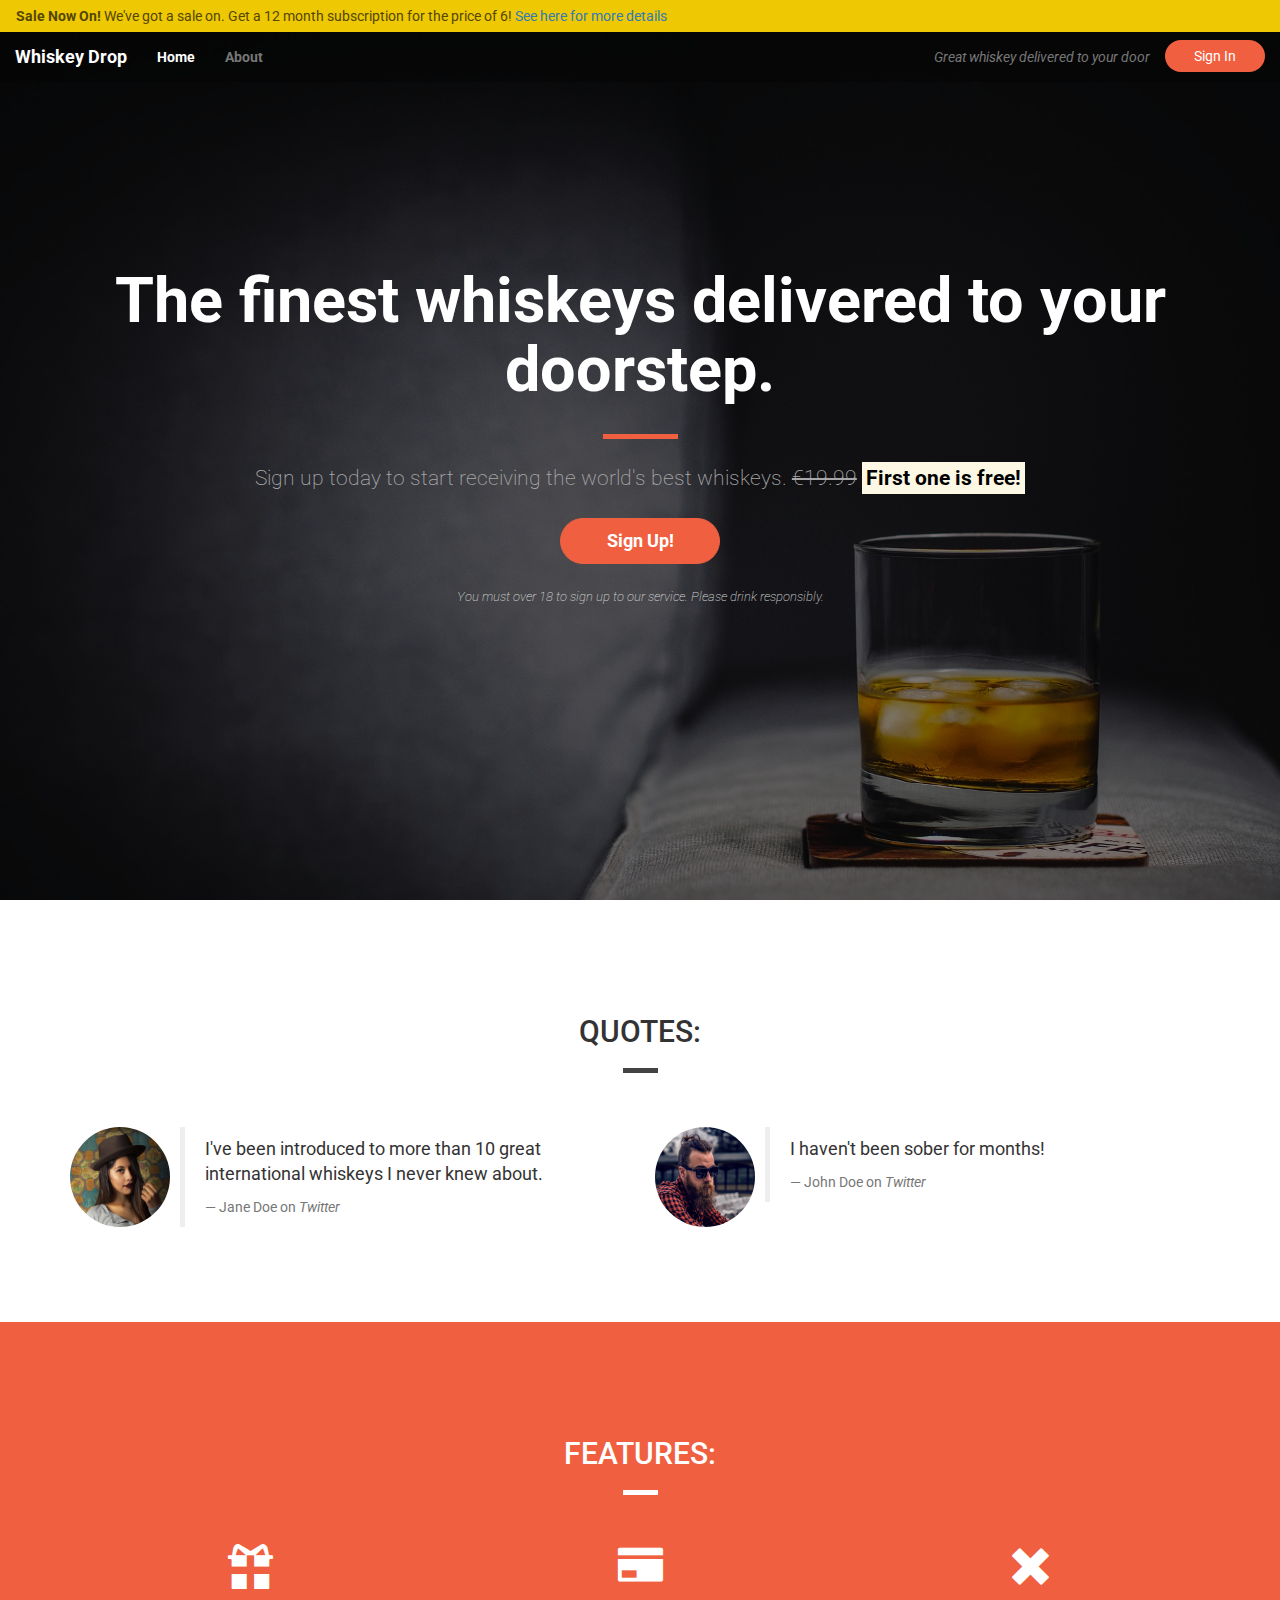
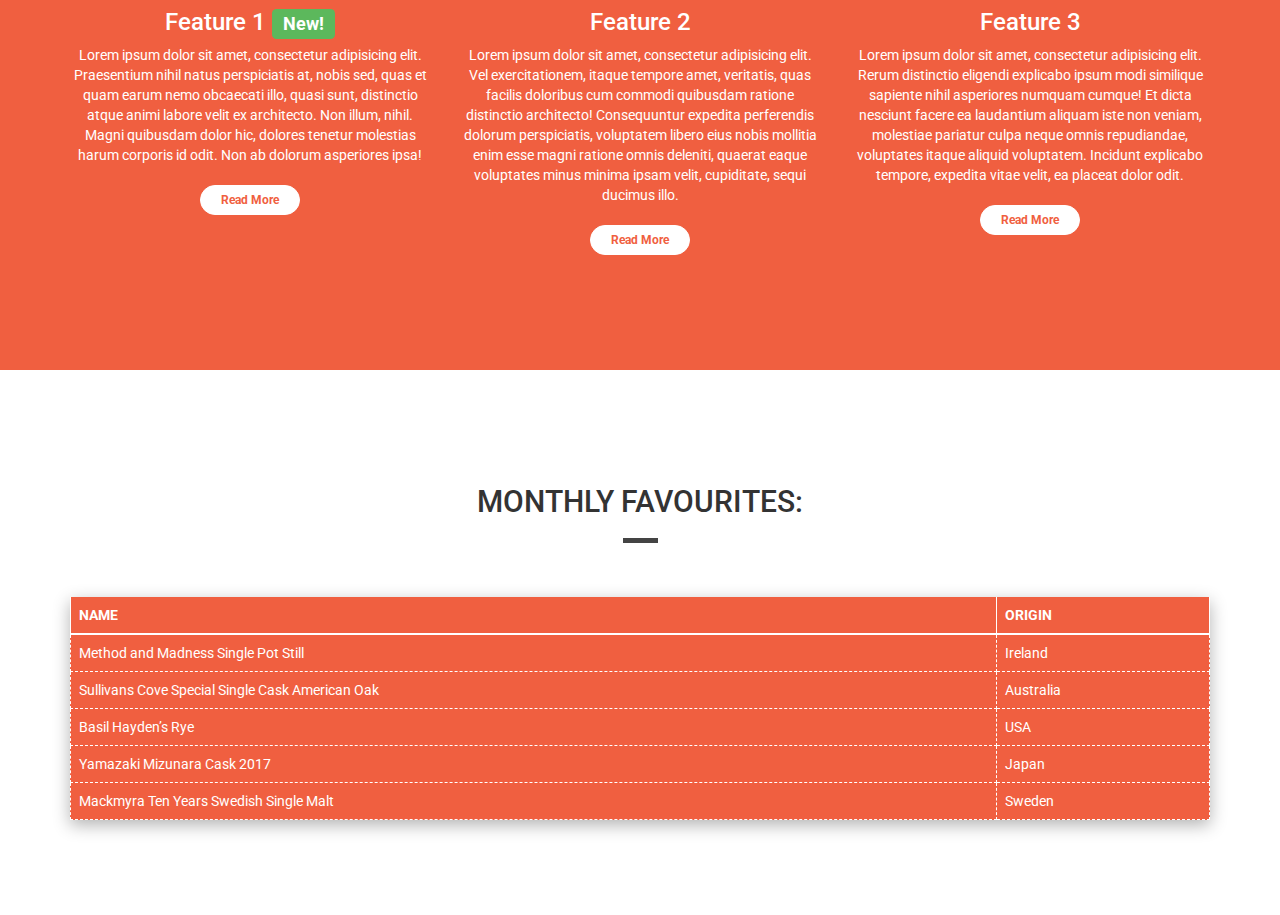
<file: index.html>
<!DOCTYPE html>
<html lang="en-us">

<head>
    <meta charset="UTF-8">
    <meta name="viewport" content="width=device-width, initial-scale=1.0">
    <meta http-equiv="X-UA-Compatible" content="ie=edge">
    <link rel="stylesheet" href="https://maxcdn.bootstrapcdn.com/bootstrap/3.3.7/css/bootstrap.min.css" type="text/css" />
    <link href="https://fonts.googleapis.com/css?family=Roboto:400,400i,700,700i" rel="stylesheet">
    <link rel="stylesheet" href="css/style.css">
    <title>Whiskey Drop | Taste a new whiskey every month</title>
</head>

<body>
<!-- Nav -->
    <nav class="navbar navbar-default">
        <!-- Alert -->   
        <div class="container-fluid alert-container hidden-xs">
            <div class="row">
                <div class="col-xs-12">
                    <div class="site-wide-alert alert alert-warning">
                        <strong>Sale Now On!</strong> We've got a sale on. Get a 12 month subscription for the price of 6! <a href="">See here for more details</a>
                    </div>
                </div>
            </div>
        </div> 
        
        <div class="container-fluid">
            
        <!-- Logo -->
            <div class="navbar-header">
                <a href="/" class="navbar-brand">
                    Whiskey Drop
                </a>
                <button type="button" class="navbar-toggle collapsed" data-toggle="collapse" data-target="#navbar">
                    <span class="sr-only">Toggle navigation</span>
                    <span class="icon-bar"></span>
                    <span class="icon-bar"></span>
                    <span class="icon-bar"></span>
                </button>
            </div>
            
            <div class="navbar-collapse collapse" id="navbar">
        <!-- NavBar -->
                    <ul class="nav navbar-nav">
                        <li class="active"><a href="/">Home</a></li>
                        <li><a href="">About</a></li>
                        <li class="visible-xs"><a href="">Sign Up</a></li>
                    </ul>
                    
        <!-- Message -->   
                    <div class="navbar-header navbar-right hidden-xs">
                        <a href="/login" class="btn btn-default navbar-btn">Sign In</a>
                        <p class="navbar-text"><i>Great whiskey delivered to your door</i></p>
                    </div>
                </div>
            </div>
    </nav>
<!-- /.Nav -->
    
    <div class="container-fluid callout-container">  
        <div class="opaque-overlay">&nbsp;</div>
<!-- Callout -->
        <div class="row">
            <div class="col-xs-12">
                <section class="callout jumbotron text-center">
                    <h1>The finest whiskeys delivered to your doorstep.</h1>
                    <hr class="block-divider block-divider--orange">
                    <p class="lead">Sign up today to start receiving the world's best whiskeys. 
                        <s class="hidden-xs">€19.99</s><span class="visible-xs visible-sm"><br></span>
                        <strong><mark> First one is free!</mark></strong>
                    </p>
                    <p><button class="btn btn-lg btn--cta btn--red" data-toggle="modal" data-target="#signUpModal">Sign Up!</button></p>
                    <p class="text-muted"><small>You must over 18 to sign up to our service. Please drink responsibly.</small></p>
                </section>
            </div>
        </div>
        <!-- /.Callout -->
    </div>
    
    <div class="container-wrapper">
      <div class="container quotes-container content-container">
        <!-- Quotes -->
          <section class="quotes">
              <div class="row">
                  <div class="col-xs-12">
                      <div class="page-header">
                          <h2 class="text-uppercase">Quotes:</h2>
                          <hr class="block-divider block-divider--short">
                      </div>
                  </div>
              </div>
              
              <div class="row">
                  <div class="col-xs-12 col-md-6">
                      <div class="media">
                          <div class="media-left">
                              <img src="images/girl-image.png" class="img-circle media-object" height=100 width=100>
                          </div>
                          <div class="media-body">
                              <blockquote class="quote">
                                  <p>I've been introduced to more than 10 great international whiskeys I never knew about.</p>
                                  <footer>Jane Doe on<cite title="Twitter"> Twitter</cite></footer>
                              </blockquote>
                          </div>
                      </div>    
                  </div>
                  <div class="col-xs-12 col-md-6">
                      <div class="media">
                          <div class="media-left">
                              <img src="images/guy-image.png" class="img-circle media-object" height=100 width=100>
                          </div>
                          <div class="media-body">
                              <blockquote class="quote">
                                  <p>I haven't been sober for months!</p>
                                  <footer>John Doe on<cite title="Twitter"> Twitter</cite></footer>
                              </blockquote>
                          </div>
                      </div>    
                  </div>
              </div>
          </section>
        <!-- /.Quotes -->
      </div>
    </div>
    
    <div class="container-wrapper container-wrapper--red">
      <div class="container features-container content-container">
        <!-- Features -->
          <section class="features">
              <div class="row">
                  <div class="col-xs-12">
                      <div class="page-header">
                          <h2 class="text-uppercase">Features:</h2>
                          <hr class="block-divider block-divider--short block-divider--white">
                      </div>    
                  </div>
              </div>

              <div class="row">
                  <div class="col-xs-12 col-md-6 col-lg-4">
                      <div class="feature">
                          <h3><span class="glyphicon glyphicon-gift hidden-xs"></span> Feature 1 <span class="label label-success"> New!</span></h3>
                          <p>Lorem ipsum dolor sit amet, consectetur adipisicing elit. Praesentium nihil natus perspiciatis at, nobis sed, quas et quam earum nemo obcaecati illo, quasi sunt, distinctio atque animi labore velit ex architecto. Non illum, nihil.
                              Magni quibusdam dolor hic, dolores tenetur molestias harum corporis id odit. Non ab dolorum asperiores ipsa!</p>
                          <p><a class="btn btn-sm btn-default" href="">Read More</a></p>
                      </div>
                  </div>
                  <div class="col-xs-12 col-md-6 col-lg-4">
                      <div class="feature">
                          <h3><span class="glyphicon glyphicon-credit-card hidden-xs"></span> Feature 2</h3>
                          <p>Lorem ipsum dolor sit amet, consectetur adipisicing elit. Vel exercitationem, itaque tempore amet, veritatis, quas facilis doloribus cum commodi quibusdam ratione distinctio architecto! Consequuntur expedita perferendis dolorum
                              perspiciatis, voluptatem libero eius nobis mollitia enim esse magni ratione omnis deleniti, quaerat eaque voluptates minus minima ipsam velit, cupiditate, sequi ducimus illo.</p>
                          <p><a class="btn btn-sm btn-default" href="">Read More</a></p>
                      </div>
                  </div>
                  <div class="col-xs-12 hidden-md col-lg-4">
                      <div class="feature">
                          <h3><span class="glyphicon glyphicon-remove hidden-xs"></span> Feature 3</h3>
                          <p>Lorem ipsum dolor sit amet, consectetur adipisicing elit. Rerum distinctio eligendi explicabo ipsum modi similique sapiente nihil asperiores numquam cumque! Et dicta nesciunt facere ea laudantium aliquam iste non veniam, molestiae
                              pariatur culpa neque omnis repudiandae, voluptates itaque aliquid voluptatem. Incidunt explicabo tempore, expedita vitae velit, ea placeat dolor odit.</p>
                          <p><a class="btn btn-sm btn-default" href="">Read More</a></p>
                      </div>
                  </div>
              </div>
          </section>
        <!-- /.Features -->
      </div>
    </div>
    
    <div class="container-wrapper">
      <div class="container favourites-container content-container">
        <!-- Monthly Favourites -->
        <section class="favourites">
          <div class="page-header">
            <h2 class="text-uppercase">Monthly Favourites:</h2>
            <hr class="block-divider block-divider--short">
          </div>  
            <table class="table table-bordered">
                <thead>
                    <tr>
                        <th> Name </th>
                        <th> Origin </th>
                    </tr>
                </thead>
                <tbody>
                    <tr>
                        <td>Method and Madness Single Pot Still</td>
                        <td>Ireland</td>
                    </tr>
                    <tr>
                        <td>Sullivans Cove Special Single Cask American Oak</td>
                        <td>Australia</td>
                    </tr>
                    <tr>
                        <td>Basil Hayden’s Rye</td>
                        <td>USA</td>
                    </tr>
                    <tr>
                        <td>Yamazaki Mizunara Cask 2017</td>
                        <td>Japan</td>
                    </tr>
                    <tr>
                        <td>Mackmyra Ten Years Swedish Single Malt</td>
                        <td>Sweden</td>
                    </tr>
            </table>
        </section>
      </div>    
        <!-- /.Monthly Favourites -->
    </div>

<!-- Modal -->
    <div class="modal fade" id="signUpModal" tabindex="-1" role="dialog" aria-labelledby="myModalLabel">
      <div class="modal-dialog" role="document">
        <div class="modal-content">
          <div class="modal-header">
            <button type="button" class="close" data-dismiss="modal" aria-label="Close"><span aria-hidden="true">&times;</span></button>
            <h4 class="modal-title" id="myModalLabel">Sign Up For Whiskey Drop!</h4>
          </div>
          <div class="modal-body">
              
            <form>
                <div class="form-group">
                    <label for="email">Email address</label>
                    <input type="email" class="form-control" id="email" placeholder="Email">
                </div>
                <p class="help-block">We'll never share your email address with anyone</p>
                <div class="form-group">
                    <label for="password">Password</label>
                    <input type="password" class="form-control" id="password" placeholder="Password">
                </div>
                <div class="form-group">
                    <label for="passwordRepeat">Repeat Password</label>
                    <input type="password" class="form-control" id="passwordRepeat" placeholder="Repeat Your Password">
                </div>
                <button type="submit" class="btn btn-success">Sign Up!</button>
            </form>
            
          </div>
        </div>
      </div>
    </div>
    
    <script
      src="https://code.jquery.com/jquery-3.3.1.min.js"
      integrity="sha256-FgpCb/KJQlLNfOu91ta32o/NMZxltwRo8QtmkMRdAu8="
      crossorigin="anonymous"></script>
    <script src="https://maxcdn.bootstrapcdn.com/bootstrap/3.3.7/js/bootstrap.min.js" integrity="sha384-Tc5IQib027qvyjSMfHjOMaLkfuWVxZxUPnCJA7l2mCWNIpG9mGCD8wGNIcPD7Txa" crossorigin="anonymous"></script>    
</body>
</html>

<!-- Bootstrap 3.3.7
https://maxcdn.bootstrapcdn.com/bootstrap/3.3.7/css/bootstrap.min.css -->

<!-- Bootstrap 4.1.3
"https://stackpath.bootstrapcdn.com/bootstrap/4.1.3/css/bootstrap.min.css" -->
</file>
<file: css/style.css>
body {
    font-family: 'Roboto', sans-serif;
}

/* Containers */

.container-wrapper {

}

.container-wrapper--red {
  background-color: #f05f40;
  color: white;
}
.alert-container {
    
}

.callout-container {
    height: 100vh;
    
    background: url("../images/whiskey-background.jpg") no-repeat center center fixed; 
    -webkit-background-size: cover;
    -moz-background-size: cover;
    -o-background-size: cover;
    background-size: cover;
    
    display: flex;
    align-items: center;
    justify-content: center;
    
    position: relative;
    
}

.opaque-overlay {
    position: absolute;
    top: 0;
    left: 0;
    height: 100%;
    width: 100%;
    background-color: rgba(0, 0, 0, 0.5);
}

.content-container {
  padding-top: 75px;
  padding-bottom: 75px;
}

/* Navbar */

.navbar {
    margin-bottom: 0;
    position: absolute;
    top: 0;
    left: 0;
    width: 100%;
    z-index: 1;
    background-color: rgba(0, 0, 0, .25);
    border: 0;
}

.navbar-default .navbar-collapse {
    border-color: transparent;
}

.navbar-default .navbar-toggle {
    border: 0;
}

.navbar-default .navbar-toggle:hover {
    background-color: transparent;
}

.navbar-default .navbar-toggle .icon-bar {
    background-color: white;
}

.navbar .navbar-brand {
    font-weight: bold;
    color: white;
}

.navbar-default .navbar-brand:hover {
    color: white;
}

.navbar-default .navbar-nav a {
    font-weight: bold;
}

.navbar-default .navbar-nav>.active>a,
.navbar-default .navbar-nav>.active>a:focus,
.navbar-default .navbar-nav>.active>a:hover {
    color: white;
    background: transparent;
}

.navbar-default .navbar-nav>li>a:focus,
.navbar-default .navbar-nav>li>a:hover {
    color: white;
}

.navbar-btn {
    border: 0;
    border-radius: 16px;
    width: 100px;
    background-color: #f05f40;
    color: white;
}

.navbar-btn:hover {
    background-color: #df4929;
    border-color: #df4929;
    color: white;
}
    
/* Jumbotron */

.jumbotron {
    background-color: transparent;
}

.jumbotron h1 {
    color: white;
    font-weight: bold;
    margin-bottom: 30px;
}

.jumbotron .lead {
    color: #a7a7a7;
    margin: 25px 0;
}

.jumbotron small {
    font-size: 60%;
    font-style: italic;
    color: #d0d0d0;
}

/* block-divider */

.block-divider {
    width: 75px;
    height: 5px;
    border: 0;
    background-color: #444;

}

.block-divider--orange {
    background-color: #f05f40;
}

.block-divider--white {
  background-color: white;
}

.block-divider--short {
    width: 35px;
}

/* buttons */

.btn--cta {
    font-weight: bold;
    border-radius: 23px;
    width: 160px;
}

.btn--red {
    color: white;
    background-color: #f05f40;
    border-color: #f05f40;
    
}

.btn--red:hover,
.btn--red:active,
.btn--red:focus,
.btn--red:active:focus {
    background-color: #df4929;
    border-color: #df4929;
    color: white;
}

/* Alert */

.alert-container .col-xs-12 {
    padding-left: 0;
    padding-right: 0;
}

.site-wide-alert {
    color: #544600;
    background-color: #eec802;
    border-color:  #eec802;
    padding: 5px 15px;
    margin-bottom: 0;
    border: 1px solid transparent;
    border-radius: 0;
}

/* Page Headers */

.page-header {
    margin-bottom: 0;
    border-bottom: 0;
    text-align: center;
}

.page-header h2 {
  margin-top: 0;
}

/* Quotes */

.quotes .page-header {
  margin-bottom: 25px;
}

blockquote.quotes {
  border-left: 0;
}

/* Features */

.feature {
  text-align: center;
  margin-bottom: 40px;
}

.feature .glyphicon {
    display: block;
    margin-bottom: 20px;
    font-size: 45px;
    line-height: 45px;
}

.feature .btn {
    background-color: white;
    border-color: white;
    border-radius: 15px;
    min-width: 100px;
    font-weight: Bold;
    margin-top: 10px;
    color: #f05f40;
}

/* Favourites */

.favourites .page-header {
  margin-bottom: 25px;
}

.table {
  background-color:#f05f40;
  color:white;
  border-color: white;
  border-top: 0;
  border-bottom: 0;
  border-left: 0;
  border-right: 0;
  box-shadow: 0px 5px 16px 0px rgba(0,0,0,0.3);
}

thead{
  border-color: rgb(255, 255, 255);
  border-bottom:  rgb(255, 255, 255);
} 

.table-bordered>tbody>tr>td{
  border: 1px dashed rgb(255, 255, 255);
} 

  th {
    text-transform: uppercase;
  }

.table-bordered>thead>tr>th {
  border-style: solid;
  border-color: white;
} 

.table-bordered>tbody>tr>td, .table-bordered>tbody>tr>th {
    border: 1px dashed rgb(255, 255, 255);
}
</file>
